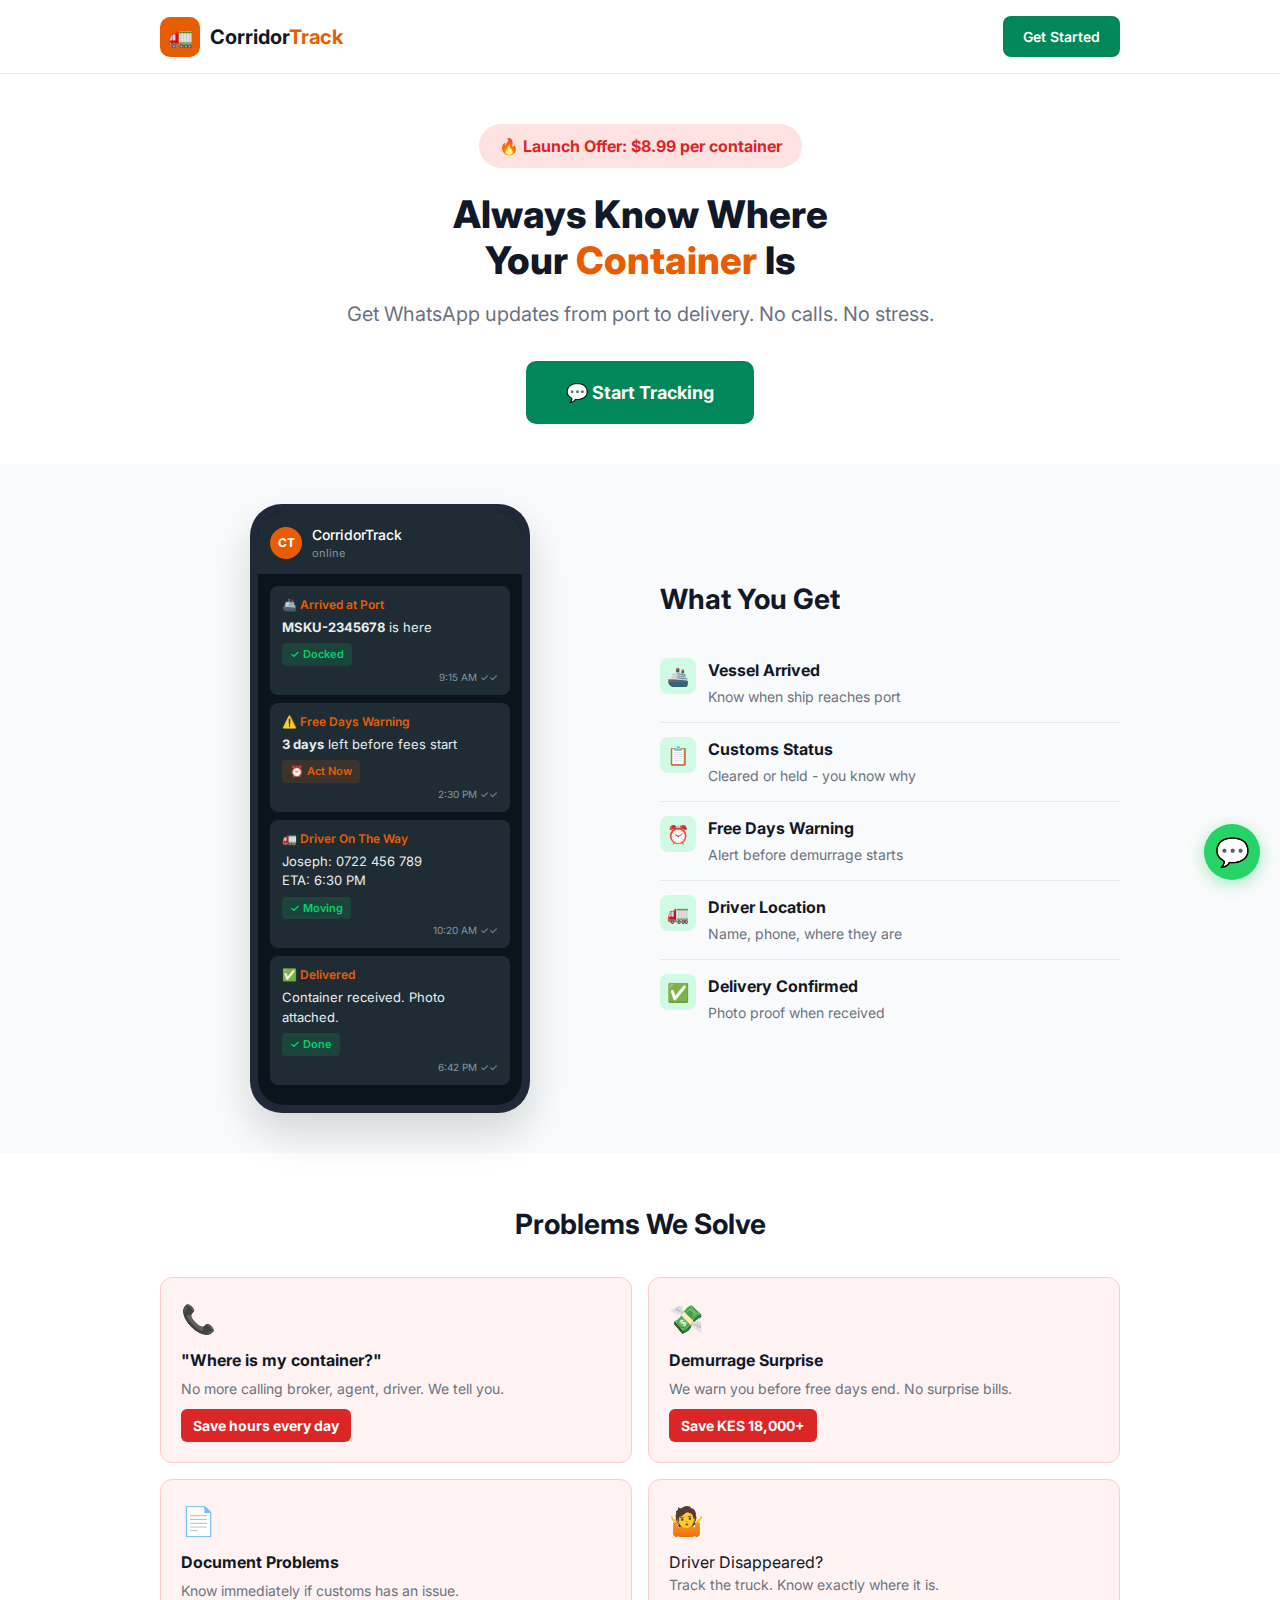
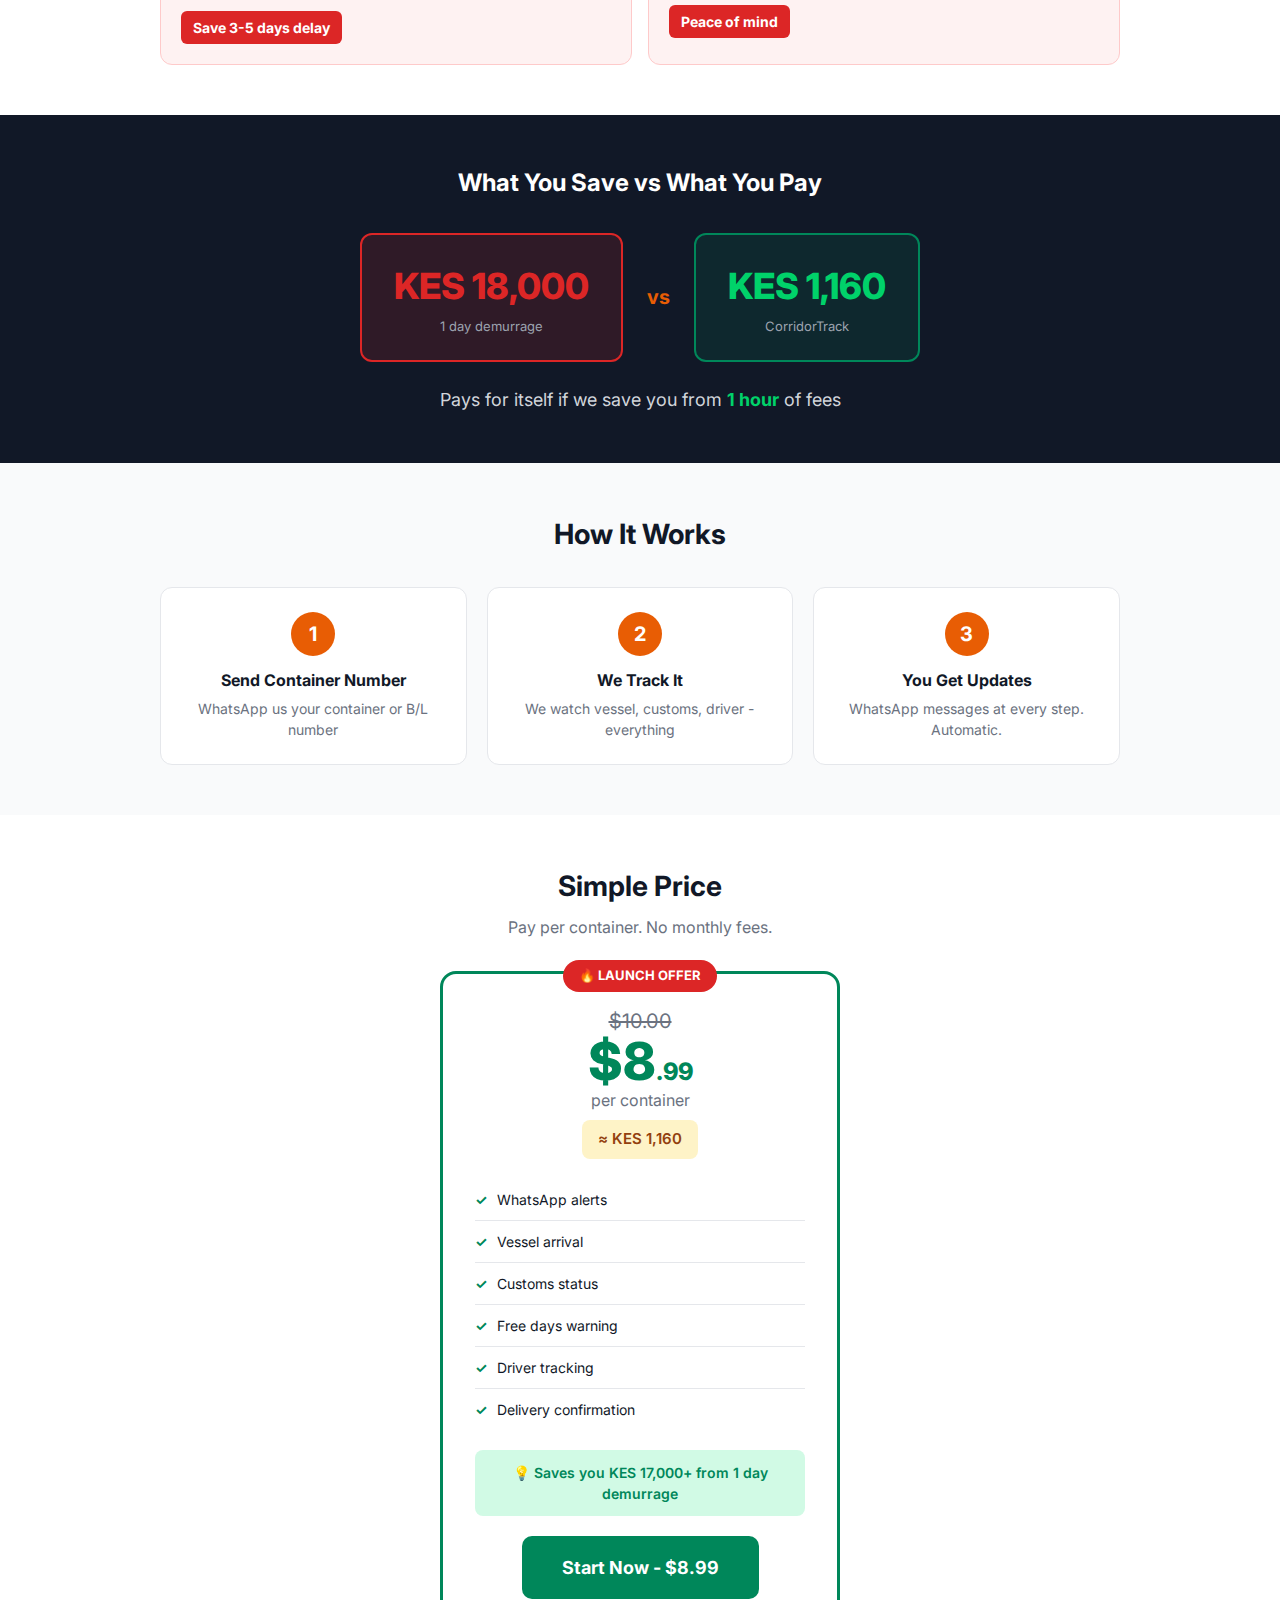
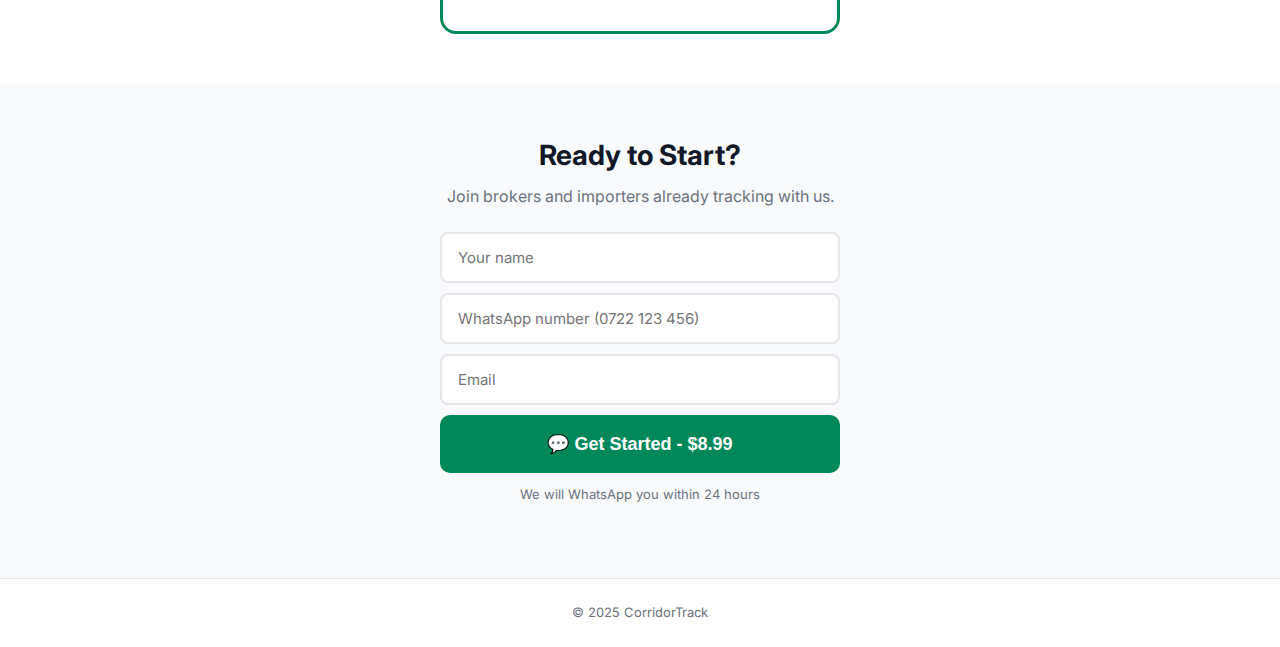
<file: Index.html>
<!DOCTYPE html>
<html lang="en">
<head>
    <meta charset="UTF-8">
    <meta name="viewport" content="width=device-width, initial-scale=1.0">
    <title>CorridorTrack - Container Tracking via WhatsApp</title>
    <link rel="preconnect" href="https://fonts.googleapis.com">
    <link rel="preconnect" href="https://fonts.gstatic.com" crossorigin>
    <link href="https://fonts.googleapis.com/css2?family=Inter:wght@400;500;600;700;800&display=swap" rel="stylesheet">
    <style>
        :root {
            --orange: #E85D04;
            --green: #00875A;
            --red: #DC2626;
            --dark: #111827;
            --gray: #6B7280;
            --light: #F9FAFB;
            --white: #FFFFFF;
        }
        
        * { margin: 0; padding: 0; box-sizing: border-box; }
        
        body {
            font-family: 'Inter', -apple-system, sans-serif;
            background: var(--white);
            color: var(--dark);
            line-height: 1.5;
        }
        
        .container {
            max-width: 1000px;
            margin: 0 auto;
            padding: 0 20px;
        }
        
        /* Nav */
        nav {
            padding: 16px 0;
            background: var(--white);
            border-bottom: 1px solid #E5E7EB;
            position: sticky;
            top: 0;
            z-index: 100;
        }
        
        .nav-inner {
            display: flex;
            justify-content: space-between;
            align-items: center;
        }
        
        .logo {
            display: flex;
            align-items: center;
            gap: 10px;
            text-decoration: none;
        }
        
        .logo-icon {
            width: 40px;
            height: 40px;
            background: var(--orange);
            border-radius: 10px;
            display: flex;
            align-items: center;
            justify-content: center;
            font-size: 20px;
        }
        
        .logo-text {
            font-size: 20px;
            font-weight: 700;
            color: var(--dark);
        }
        
        .logo-text span { color: var(--orange); }
        
        .nav-cta {
            background: var(--green);
            color: var(--white);
            padding: 10px 20px;
            border-radius: 8px;
            text-decoration: none;
            font-weight: 600;
            font-size: 14px;
        }
        
        /* Hero */
        .hero {
            padding: 50px 0 40px;
            text-align: center;
        }
        
        .offer-badge {
            display: inline-block;
            background: #FEE2E2;
            color: var(--red);
            padding: 10px 20px;
            border-radius: 100px;
            font-size: 16px;
            font-weight: 700;
            margin-bottom: 24px;
        }
        
        .hero h1 {
            font-size: 38px;
            font-weight: 800;
            line-height: 1.2;
            margin-bottom: 16px;
        }
        
        .hero h1 .orange { color: var(--orange); }
        
        .hero-sub {
            font-size: 20px;
            color: var(--gray);
            margin-bottom: 32px;
        }
        
        .btn-big {
            background: var(--green);
            color: var(--white);
            padding: 18px 40px;
            border-radius: 10px;
            text-decoration: none;
            font-weight: 700;
            font-size: 18px;
            display: inline-flex;
            align-items: center;
            gap: 10px;
            border: none;
            cursor: pointer;
        }
        
        .btn-big:hover { background: #006644; }
        
        /* Visual section */
        .visual {
            padding: 40px 0;
            background: var(--light);
        }
        
        .visual-grid {
            display: grid;
            grid-template-columns: 1fr 1fr;
            gap: 40px;
            align-items: center;
        }
        
        .phone-mockup {
            width: 280px;
            background: #1F2937;
            border-radius: 32px;
            padding: 8px;
            margin: 0 auto;
            box-shadow: 0 20px 40px rgba(0,0,0,0.15);
        }
        
        .phone-screen {
            background: #0B141A;
            border-radius: 26px;
            overflow: hidden;
        }
        
        .wa-header {
            background: #1F2C34;
            padding: 12px;
            display: flex;
            align-items: center;
            gap: 10px;
        }
        
        .wa-avatar {
            width: 32px;
            height: 32px;
            background: var(--orange);
            border-radius: 50%;
            display: flex;
            align-items: center;
            justify-content: center;
            font-size: 12px;
            font-weight: 700;
            color: white;
        }
        
        .wa-name { font-size: 14px; font-weight: 500; color: white; }
        .wa-status { font-size: 11px; color: #8696A0; }
        
        .wa-messages { padding: 12px; }
        
        .wa-msg {
            background: #1F2C34;
            padding: 10px 12px;
            border-radius: 8px;
            margin-bottom: 8px;
            font-size: 13px;
            color: #E9EDEF;
        }
        
        .wa-msg-title {
            color: var(--orange);
            font-weight: 600;
            font-size: 12px;
            margin-bottom: 4px;
        }
        
        .wa-msg .tag {
            display: inline-block;
            background: rgba(0, 210, 106, 0.15);
            color: #00D26A;
            padding: 3px 8px;
            border-radius: 4px;
            font-size: 11px;
            font-weight: 600;
            margin-top: 6px;
        }
        
        .wa-msg .tag.warn {
            background: rgba(232, 93, 4, 0.15);
            color: var(--orange);
        }
        
        .wa-time {
            font-size: 10px;
            color: #8696A0;
            text-align: right;
            margin-top: 4px;
        }
        
        .benefits h2 {
            font-size: 28px;
            font-weight: 700;
            margin-bottom: 24px;
        }
        
        .benefit-item {
            display: flex;
            align-items: flex-start;
            gap: 12px;
            padding: 14px 0;
            border-bottom: 1px solid #E5E7EB;
        }
        
        .benefit-item:last-child { border: none; }
        
        .benefit-icon {
            width: 36px;
            height: 36px;
            background: #D1FAE5;
            border-radius: 8px;
            display: flex;
            align-items: center;
            justify-content: center;
            font-size: 18px;
            flex-shrink: 0;
        }
        
        .benefit-item strong { display: block; font-size: 16px; margin-bottom: 2px; }
        .benefit-item span { font-size: 14px; color: var(--gray); }
        
        /* Problem */
        .problem {
            padding: 50px 0;
        }
        
        .problem h2 {
            text-align: center;
            font-size: 28px;
            margin-bottom: 32px;
        }
        
        .problem-grid {
            display: grid;
            grid-template-columns: repeat(2, 1fr);
            gap: 16px;
        }
        
        .problem-card {
            background: #FEF2F2;
            border: 1px solid #FECACA;
            border-radius: 12px;
            padding: 20px;
        }
        
        .problem-card .icon { font-size: 28px; margin-bottom: 8px; }
        .problem-card h3 { font-size: 16px; font-weight: 700; margin-bottom: 6px; }
        .problem-card p { font-size: 14px; color: var(--gray); margin-bottom: 10px; }
        
        .problem-card .cost {
            background: var(--red);
            color: var(--white);
            padding: 6px 12px;
            border-radius: 6px;
            font-weight: 700;
            font-size: 14px;
            display: inline-block;
        }
        
        /* Value */
        .value {
            padding: 50px 0;
            background: var(--dark);
            color: var(--white);
            text-align: center;
        }
        
        .value h2 {
            font-size: 24px;
            margin-bottom: 32px;
        }
        
        .value-compare {
            display: flex;
            justify-content: center;
            align-items: center;
            gap: 24px;
            flex-wrap: wrap;
            margin-bottom: 24px;
        }
        
        .value-box {
            padding: 24px 32px;
            border-radius: 12px;
            min-width: 200px;
        }
        
        .value-box.bad {
            background: rgba(220, 38, 38, 0.15);
            border: 2px solid var(--red);
        }
        
        .value-box.good {
            background: rgba(0, 135, 90, 0.15);
            border: 2px solid var(--green);
        }
        
        .value-box .amount {
            font-size: 36px;
            font-weight: 800;
        }
        
        .value-box.bad .amount { color: var(--red); }
        .value-box.good .amount { color: #00D26A; }
        
        .value-box .label {
            font-size: 13px;
            color: #9CA3AF;
            margin-top: 4px;
        }
        
        .value-vs {
            font-size: 20px;
            font-weight: 700;
            color: var(--orange);
        }
        
        .value-result {
            font-size: 18px;
            color: #D1D5DB;
        }
        
        .value-result strong { color: #00D26A; }
        
        /* How */
        .how {
            padding: 50px 0;
            background: var(--light);
        }
        
        .how h2 {
            text-align: center;
            font-size: 28px;
            margin-bottom: 32px;
        }
        
        .how-grid {
            display: grid;
            grid-template-columns: repeat(3, 1fr);
            gap: 20px;
        }
        
        .how-step {
            background: var(--white);
            border-radius: 12px;
            padding: 24px;
            text-align: center;
            border: 1px solid #E5E7EB;
        }
        
        .step-num {
            width: 44px;
            height: 44px;
            background: var(--orange);
            color: var(--white);
            border-radius: 50%;
            display: flex;
            align-items: center;
            justify-content: center;
            font-size: 20px;
            font-weight: 700;
            margin: 0 auto 12px;
        }
        
        .how-step h3 { font-size: 16px; font-weight: 700; margin-bottom: 6px; }
        .how-step p { font-size: 14px; color: var(--gray); }
        
        /* Pricing */
        .pricing {
            padding: 50px 0;
        }
        
        .pricing h2 {
            text-align: center;
            font-size: 28px;
            margin-bottom: 8px;
        }
        
        .pricing-sub {
            text-align: center;
            color: var(--gray);
            margin-bottom: 32px;
        }
        
        .price-card {
            max-width: 400px;
            margin: 0 auto;
            background: var(--white);
            border: 3px solid var(--green);
            border-radius: 16px;
            padding: 32px;
            text-align: center;
            position: relative;
        }
        
        .price-badge {
            position: absolute;
            top: -14px;
            left: 50%;
            transform: translateX(-50%);
            background: var(--red);
            color: var(--white);
            padding: 6px 16px;
            border-radius: 100px;
            font-size: 13px;
            font-weight: 700;
        }
        
        .price-old {
            font-size: 20px;
            color: var(--gray);
            text-decoration: line-through;
        }
        
        .price-new {
            font-size: 52px;
            font-weight: 800;
            color: var(--green);
            line-height: 1;
        }
        
        .price-new span { font-size: 24px; }
        
        .price-unit {
            font-size: 16px;
            color: var(--gray);
            margin-bottom: 8px;
        }
        
        .price-kes {
            background: #FEF3C7;
            color: #92400E;
            padding: 8px 16px;
            border-radius: 8px;
            font-size: 15px;
            font-weight: 600;
            display: inline-block;
            margin-bottom: 20px;
        }
        
        .price-list {
            text-align: left;
            margin-bottom: 20px;
            list-style: none;
        }
        
        .price-list li {
            padding: 10px 0;
            border-bottom: 1px solid #E5E7EB;
            font-size: 14px;
            display: flex;
            align-items: center;
            gap: 10px;
        }
        
        .price-list li:last-child { border: none; }
        .price-list .check { color: var(--green); font-weight: 700; }
        
        .price-save {
            background: #D1FAE5;
            color: var(--green);
            padding: 12px;
            border-radius: 8px;
            font-size: 14px;
            font-weight: 600;
            margin-bottom: 20px;
        }
        
        /* CTA */
        .cta {
            padding: 50px 0;
            background: var(--light);
            text-align: center;
        }
        
        .cta h2 {
            font-size: 28px;
            margin-bottom: 8px;
        }
        
        .cta p {
            color: var(--gray);
            margin-bottom: 24px;
        }
        
        .signup-form {
            max-width: 400px;
            margin: 0 auto;
        }
        
        .signup-form input {
            width: 100%;
            padding: 14px 16px;
            border-radius: 8px;
            border: 2px solid #E5E7EB;
            font-size: 15px;
            margin-bottom: 10px;
            font-family: inherit;
        }
        
        .signup-form input:focus {
            outline: none;
            border-color: var(--green);
        }
        
        .signup-form .btn-big {
            width: 100%;
            justify-content: center;
        }
        
        .signup-note {
            font-size: 13px;
            color: var(--gray);
            margin-top: 12px;
        }
        
        /* WhatsApp Float */
        .wa-float {
            position: fixed;
            bottom: 20px;
            right: 20px;
            width: 56px;
            height: 56px;
            background: #25D366;
            border-radius: 50%;
            display: flex;
            align-items: center;
            justify-content: center;
            font-size: 28px;
            box-shadow: 0 4px 16px rgba(37, 211, 102, 0.4);
            text-decoration: none;
            z-index: 100;
        }
        
        /* Footer */
        footer {
            padding: 24px 0;
            border-top: 1px solid #E5E7EB;
            text-align: center;
        }
        
        footer p { color: var(--gray); font-size: 13px; }
        
        /* Mobile */
        @media (max-width: 768px) {
            .hero h1 { font-size: 28px; }
            .visual-grid { grid-template-columns: 1fr; gap: 32px; }
            .phone-mockup { order: -1; width: 260px; }
            .problem-grid, .how-grid { grid-template-columns: 1fr; }
            .value-compare { flex-direction: column; }
            .value-vs { transform: rotate(90deg); }
        }
    </style>
</head>
<body>
    <!-- Nav -->
    <nav>
        <div class="container nav-inner">
            <a href="#" class="logo">
                <div class="logo-icon">🚛</div>
                <div class="logo-text">Corridor<span>Track</span></div>
            </a>
            <a href="#signup" class="nav-cta">Get Started</a>
        </div>
    </nav>
    
    <!-- Hero -->
    <section class="hero">
        <div class="container">
            <div class="offer-badge">🔥 Launch Offer: $8.99 per container</div>
            <h1>Always Know Where <br>Your <span class="orange">Container</span> Is</h1>
            <p class="hero-sub">Get WhatsApp updates from port to delivery. No calls. No stress.</p>
            <a href="#signup" class="btn-big">💬 Start Tracking</a>
        </div>
    </section>
    
    <!-- Visual -->
    <section class="visual">
        <div class="container">
            <div class="visual-grid">
                <div class="phone-mockup">
                    <div class="phone-screen">
                        <div class="wa-header">
                            <div class="wa-avatar">CT</div>
                            <div>
                                <div class="wa-name">CorridorTrack</div>
                                <div class="wa-status">online</div>
                            </div>
                        </div>
                        <div class="wa-messages">
                            <div class="wa-msg">
                                <div class="wa-msg-title">🚢 Arrived at Port</div>
                                <div><strong>MSKU-2345678</strong> is here</div>
                                <div class="tag">✓ Docked</div>
                                <div class="wa-time">9:15 AM ✓✓</div>
                            </div>
                            <div class="wa-msg">
                                <div class="wa-msg-title">⚠️ Free Days Warning</div>
                                <div><strong>3 days</strong> left before fees start</div>
                                <div class="tag warn">⏰ Act Now</div>
                                <div class="wa-time">2:30 PM ✓✓</div>
                            </div>
                            <div class="wa-msg">
                                <div class="wa-msg-title">🚛 Driver On The Way</div>
                                <div>Joseph: 0722 456 789<br>ETA: 6:30 PM</div>
                                <div class="tag">✓ Moving</div>
                                <div class="wa-time">10:20 AM ✓✓</div>
                            </div>
                            <div class="wa-msg">
                                <div class="wa-msg-title">✅ Delivered</div>
                                <div>Container received. Photo attached.</div>
                                <div class="tag">✓ Done</div>
                                <div class="wa-time">6:42 PM ✓✓</div>
                            </div>
                        </div>
                    </div>
                </div>
                
                <div class="benefits">
                    <h2>What You Get</h2>
                    <div class="benefit-item">
                        <div class="benefit-icon">🚢</div>
                        <div>
                            <strong>Vessel Arrived</strong>
                            <span>Know when ship reaches port</span>
                        </div>
                    </div>
                    <div class="benefit-item">
                        <div class="benefit-icon">📋</div>
                        <div>
                            <strong>Customs Status</strong>
                            <span>Cleared or held - you know why</span>
                        </div>
                    </div>
                    <div class="benefit-item">
                        <div class="benefit-icon">⏰</div>
                        <div>
                            <strong>Free Days Warning</strong>
                            <span>Alert before demurrage starts</span>
                        </div>
                    </div>
                    <div class="benefit-item">
                        <div class="benefit-icon">🚛</div>
                        <div>
                            <strong>Driver Location</strong>
                            <span>Name, phone, where they are</span>
                        </div>
                    </div>
                    <div class="benefit-item">
                        <div class="benefit-icon">✅</div>
                        <div>
                            <strong>Delivery Confirmed</strong>
                            <span>Photo proof when received</span>
                        </div>
                    </div>
                </div>
            </div>
        </div>
    </section>
    
    <!-- Problem -->
    <section class="problem">
        <div class="container">
            <h2>Problems We Solve</h2>
            <div class="problem-grid">
                <div class="problem-card">
                    <div class="icon">📞</div>
                    <h3>"Where is my container?"</h3>
                    <p>No more calling broker, agent, driver. We tell you.</p>
                    <div class="cost">Save hours every day</div>
                </div>
                <div class="problem-card">
                    <div class="icon">💸</div>
                    <h3>Demurrage Surprise</h3>
                    <p>We warn you before free days end. No surprise bills.</p>
                    <div class="cost">Save KES 18,000+</div>
                </div>
                <div class="problem-card">
                    <div class="icon">📄</div>
                    <h3>Document Problems</h3>
                    <p>Know immediately if customs has an issue.</p>
                    <div class="cost">Save 3-5 days delay</div>
                </div>
                <div class="problem-card">
                    <div class="icon">🤷</div>
                    <h3">Driver Disappeared?</h3>
                    <p>Track the truck. Know exactly where it is.</p>
                    <div class="cost">Peace of mind</div>
                </div>
            </div>
        </div>
    </section>
    
    <!-- Value -->
    <section class="value">
        <div class="container">
            <h2>What You Save vs What You Pay</h2>
            <div class="value-compare">
                <div class="value-box bad">
                    <div class="amount">KES 18,000</div>
                    <div class="label">1 day demurrage</div>
                </div>
                <div class="value-vs">vs</div>
                <div class="value-box good">
                    <div class="amount">KES 1,160</div>
                    <div class="label">CorridorTrack</div>
                </div>
            </div>
            <p class="value-result">Pays for itself if we save you from <strong>1 hour</strong> of fees</p>
        </div>
    </section>
    
    <!-- How -->
    <section class="how">
        <div class="container">
            <h2>How It Works</h2>
            <div class="how-grid">
                <div class="how-step">
                    <div class="step-num">1</div>
                    <h3>Send Container Number</h3>
                    <p>WhatsApp us your container or B/L number</p>
                </div>
                <div class="how-step">
                    <div class="step-num">2</div>
                    <h3>We Track It</h3>
                    <p>We watch vessel, customs, driver - everything</p>
                </div>
                <div class="how-step">
                    <div class="step-num">3</div>
                    <h3>You Get Updates</h3>
                    <p>WhatsApp messages at every step. Automatic.</p>
                </div>
            </div>
        </div>
    </section>
    
    <!-- Pricing -->
    <section class="pricing" id="pricing">
        <div class="container">
            <h2>Simple Price</h2>
            <p class="pricing-sub">Pay per container. No monthly fees.</p>
            
            <div class="price-card">
                <div class="price-badge">🔥 LAUNCH OFFER</div>
                <div class="price-old">$10.00</div>
                <div class="price-new">$8<span>.99</span></div>
                <div class="price-unit">per container</div>
                <div class="price-kes">≈ KES 1,160</div>
                
                <ul class="price-list">
                    <li><span class="check">✓</span> WhatsApp alerts</li>
                    <li><span class="check">✓</span> Vessel arrival</li>
                    <li><span class="check">✓</span> Customs status</li>
                    <li><span class="check">✓</span> Free days warning</li>
                    <li><span class="check">✓</span> Driver tracking</li>
                    <li><span class="check">✓</span> Delivery confirmation</li>
                </ul>
                
                <div class="price-save">💡 Saves you KES 17,000+ from 1 day demurrage</div>
                
                <a href="#signup" class="btn-big">Start Now - $8.99</a>
            </div>
        </div>
    </section>
    
    <!-- CTA -->
    <section class="cta" id="signup">
        <div class="container">
            <h2>Ready to Start?</h2>
            <p>Join brokers and importers already tracking with us.</p>
            
            <form class="signup-form" action="https://formspree.io/f/YOUR_FORM_ID" method="POST">
                <input type="text" name="name" placeholder="Your name" required>
                <input type="tel" name="phone" placeholder="WhatsApp number (0722 123 456)" required>
                <input type="email" name="email" placeholder="Email" required>
                <button type="submit" class="btn-big">💬 Get Started - $8.99</button>
            </form>
            <p class="signup-note">We will WhatsApp you within 24 hours</p>
        </div>
    </section>
    
    <!-- WhatsApp Float -->
    <a href="https://wa.me/254700000000?text=Hi%2C%20I%20want%20to%20track%20my%20container" class="wa-float">💬</a>
    
    <!-- Footer -->
    <footer>
        <div class="container">
            <p>© 2025 CorridorTrack</p>
        </div>
    </footer>
</body>
</html>
</file>
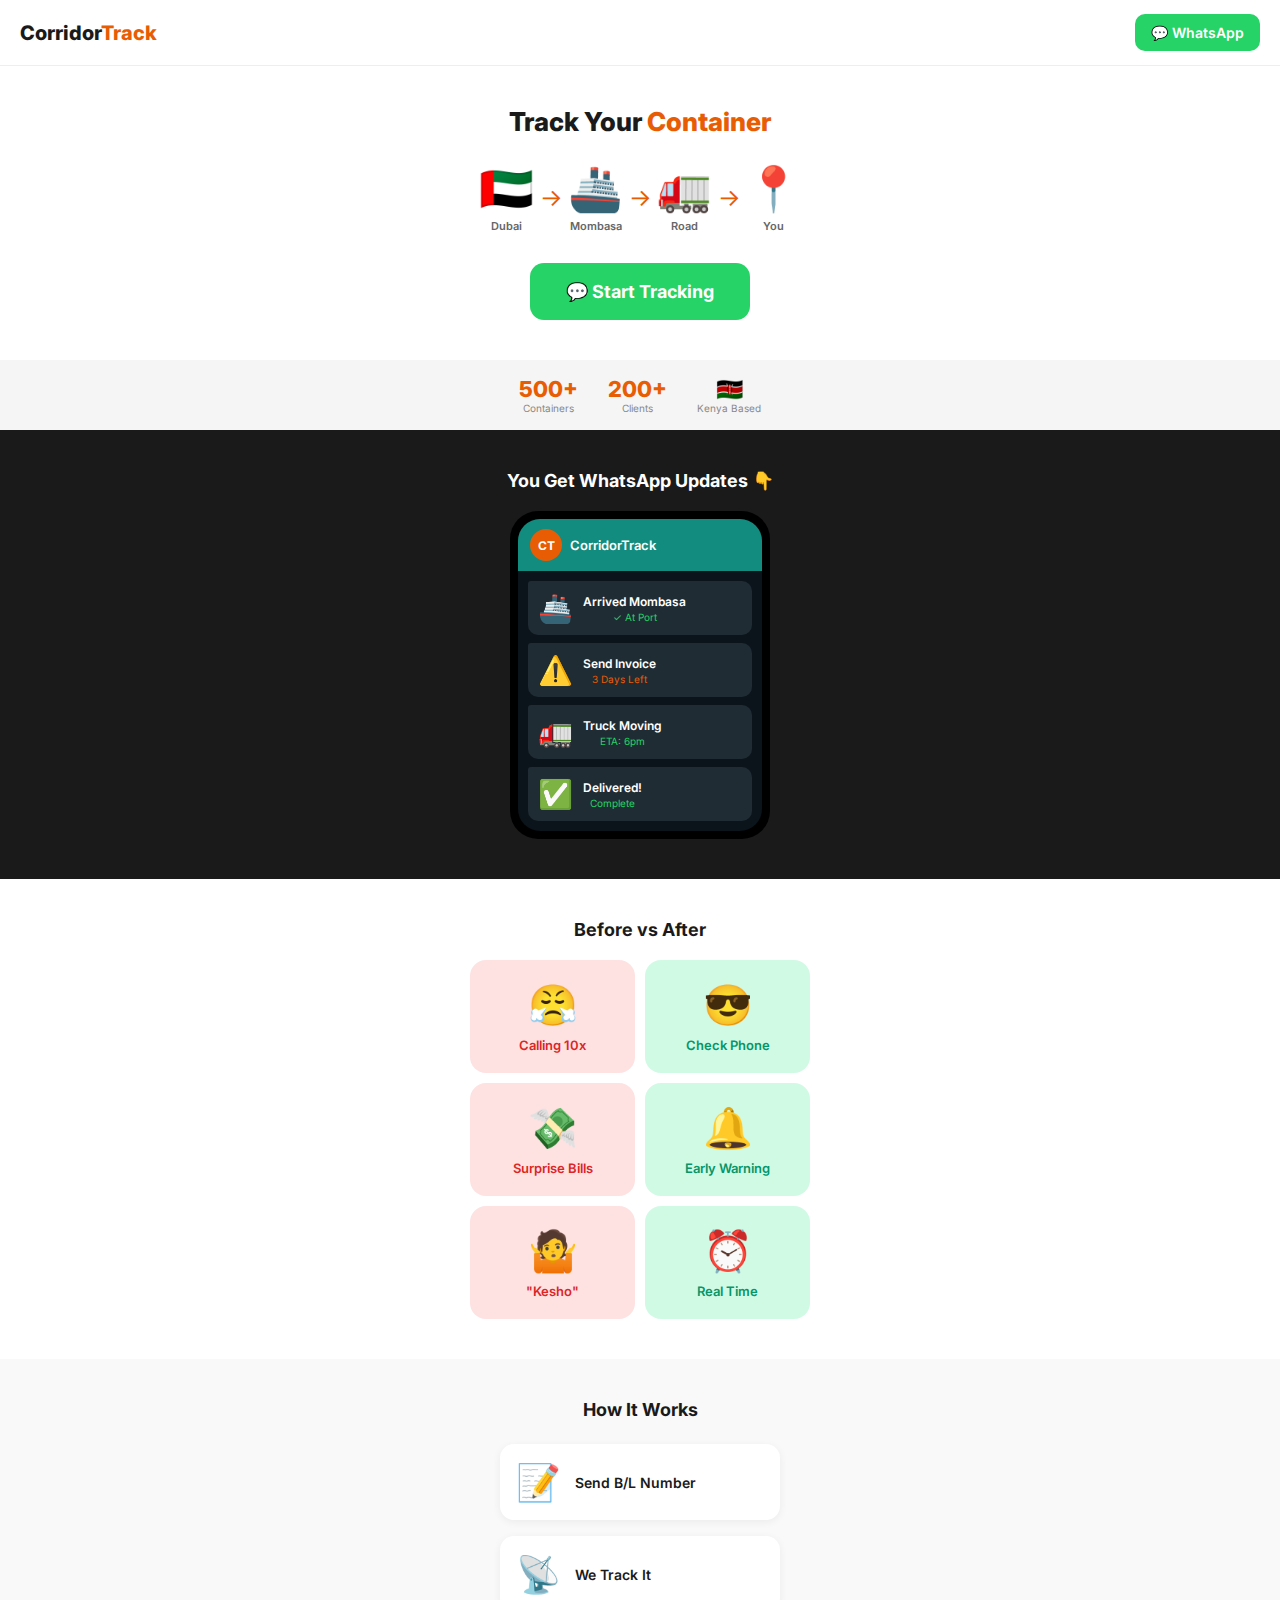
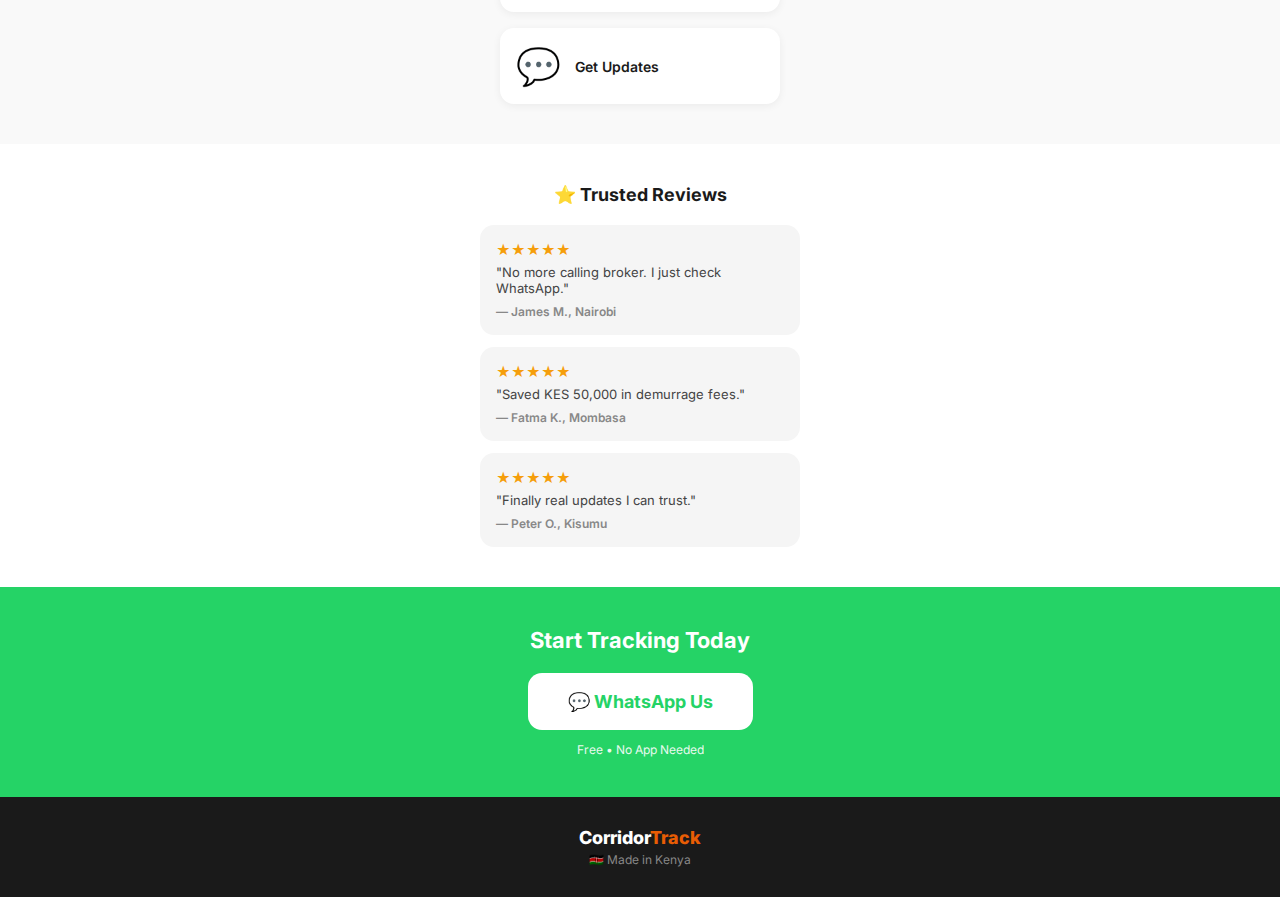
<file: index-1.html>
<!DOCTYPE html>
<html lang="en">
<head>
    <meta charset="UTF-8">
    <meta name="viewport" content="width=device-width, initial-scale=1.0">
    <title>CorridorTrack</title>
    <style>
        @import url('https://fonts.googleapis.com/css2?family=Inter:wght@500;600;700;800&display=swap');
        
        * { margin: 0; padding: 0; box-sizing: border-box; }
        
        body {
            font-family: 'Inter', sans-serif;
            background: #fff;
            color: #1a1a1a;
        }
        
        .header {
            padding: 14px 20px;
            display: flex;
            justify-content: space-between;
            align-items: center;
            border-bottom: 1px solid #eee;
        }
        
        .logo { font-size: 20px; font-weight: 800; }
        .logo span { color: #E85D04; }
        
        .wa-btn {
            background: #25D366;
            color: white;
            padding: 10px 16px;
            border-radius: 10px;
            text-decoration: none;
            font-weight: 600;
            font-size: 14px;
        }
        
        /* Hero */
        .hero {
            padding: 40px 20px;
            text-align: center;
        }
        
        .hero h1 {
            font-size: 26px;
            font-weight: 800;
            margin-bottom: 24px;
        }
        
        .hero h1 span { color: #E85D04; }
        
        /* Big Route Visual */
        .route {
            display: flex;
            align-items: center;
            justify-content: center;
            gap: 6px;
            margin-bottom: 30px;
        }
        
        .route .stop {
            text-align: center;
        }
        
        .route .stop .icon {
            font-size: 44px;
            margin-bottom: 4px;
        }
        
        .route .stop .name {
            font-size: 11px;
            font-weight: 600;
            color: #666;
        }
        
        .route .arrow {
            font-size: 24px;
            color: #E85D04;
        }
        
        .hero-btn {
            background: #25D366;
            color: white;
            padding: 18px 36px;
            border-radius: 14px;
            text-decoration: none;
            font-weight: 700;
            font-size: 18px;
            display: inline-flex;
            align-items: center;
            gap: 10px;
        }
        
        /* Trust Bar */
        .trust-bar {
            background: #f5f5f5;
            padding: 16px 20px;
            display: flex;
            justify-content: center;
            gap: 30px;
        }
        
        .trust-item {
            text-align: center;
        }
        
        .trust-item .num {
            font-size: 22px;
            font-weight: 800;
            color: #E85D04;
        }
        
        .trust-item .label {
            font-size: 10px;
            color: #888;
        }
        
        /* Phone Section */
        .phone-section {
            padding: 40px 20px;
            text-align: center;
            background: #1a1a1a;
        }
        
        .phone-section h2 {
            color: white;
            font-size: 18px;
            margin-bottom: 20px;
        }
        
        .phone {
            background: #000;
            border-radius: 28px;
            padding: 8px;
            max-width: 260px;
            margin: 0 auto;
        }
        
        .phone-screen {
            background: #0b141a;
            border-radius: 22px;
            overflow: hidden;
        }
        
        .wa-head {
            background: #128C7E;
            padding: 10px 12px;
            display: flex;
            align-items: center;
            gap: 8px;
        }
        
        .wa-head .av {
            width: 32px;
            height: 32px;
            background: #E85D04;
            border-radius: 50%;
            display: flex;
            align-items: center;
            justify-content: center;
            font-size: 12px;
            color: white;
            font-weight: 700;
        }
        
        .wa-head .nm {
            color: white;
            font-size: 13px;
            font-weight: 600;
        }
        
        .wa-msgs {
            padding: 10px;
            display: flex;
            flex-direction: column;
            gap: 8px;
        }
        
        .m {
            background: #1f2c34;
            padding: 10px;
            border-radius: 10px;
            border-top-left-radius: 3px;
            display: flex;
            align-items: center;
            gap: 10px;
        }
        
        .m .i { font-size: 28px; }
        
        .m .t {
            font-size: 12px;
            color: white;
            font-weight: 600;
        }
        
        .m .s {
            font-size: 10px;
            color: #25D366;
            margin-top: 2px;
        }
        
        .m .w {
            font-size: 10px;
            color: #E85D04;
            margin-top: 2px;
        }
        
        /* Before/After */
        .compare {
            padding: 40px 20px;
            text-align: center;
        }
        
        .compare h2 {
            font-size: 18px;
            margin-bottom: 20px;
        }
        
        .compare-grid {
            display: grid;
            grid-template-columns: 1fr 1fr;
            gap: 10px;
            max-width: 340px;
            margin: 0 auto;
        }
        
        .card {
            padding: 20px 12px;
            border-radius: 16px;
            text-align: center;
        }
        
        .card.bad {
            background: #FEE2E2;
        }
        
        .card.good {
            background: #D1FAE5;
        }
        
        .card .emoji {
            font-size: 40px;
            margin-bottom: 8px;
        }
        
        .card .txt {
            font-size: 13px;
            font-weight: 600;
        }
        
        .card.bad .txt { color: #DC2626; }
        .card.good .txt { color: #059669; }
        
        /* How */
        .how {
            padding: 40px 20px;
            background: #f9f9f9;
            text-align: center;
        }
        
        .how h2 {
            font-size: 18px;
            margin-bottom: 24px;
        }
        
        .steps {
            display: flex;
            flex-direction: column;
            gap: 16px;
            max-width: 280px;
            margin: 0 auto;
        }
        
        .step {
            display: flex;
            align-items: center;
            gap: 14px;
            background: white;
            padding: 16px;
            border-radius: 14px;
            box-shadow: 0 2px 8px rgba(0,0,0,0.06);
        }
        
        .step .icon {
            font-size: 36px;
        }
        
        .step .text {
            font-size: 14px;
            font-weight: 600;
            text-align: left;
        }
        
        /* Reviews */
        .reviews {
            padding: 40px 20px;
            text-align: center;
        }
        
        .reviews h2 {
            font-size: 18px;
            margin-bottom: 20px;
        }
        
        .review-cards {
            display: flex;
            flex-direction: column;
            gap: 12px;
            max-width: 320px;
            margin: 0 auto;
        }
        
        .review {
            background: #f5f5f5;
            padding: 16px;
            border-radius: 14px;
            text-align: left;
        }
        
        .review .stars {
            color: #F59E0B;
            font-size: 14px;
            margin-bottom: 6px;
        }
        
        .review .txt {
            font-size: 13px;
            color: #444;
            margin-bottom: 8px;
        }
        
        .review .who {
            font-size: 12px;
            color: #888;
            font-weight: 600;
        }
        
        /* CTA */
        .cta {
            padding: 40px 20px;
            background: #25D366;
            text-align: center;
        }
        
        .cta h2 {
            color: white;
            font-size: 22px;
            margin-bottom: 20px;
        }
        
        .cta-btn {
            background: white;
            color: #25D366;
            padding: 18px 40px;
            border-radius: 14px;
            text-decoration: none;
            font-weight: 700;
            font-size: 18px;
            display: inline-flex;
            align-items: center;
            gap: 10px;
        }
        
        .cta-note {
            margin-top: 12px;
            color: white;
            font-size: 12px;
            opacity: 0.9;
        }
        
        /* Footer */
        .footer {
            padding: 30px 20px;
            text-align: center;
            background: #1a1a1a;
            color: #888;
            font-size: 12px;
        }
        
        .footer-logo {
            font-size: 18px;
            font-weight: 800;
            color: white;
            margin-bottom: 4px;
        }
        
        .footer-logo span { color: #E85D04; }
    </style>
</head>
<body>
    <header class="header">
        <div class="logo">Corridor<span>Track</span></div>
        <a href="https://wa.me/254700000000" class="wa-btn">💬 WhatsApp</a>
    </header>
    
    <section class="hero">
        <h1>Track Your <span>Container</span></h1>
        
        <div class="route">
            <div class="stop">
                <div class="icon">🇦🇪</div>
                <div class="name">Dubai</div>
            </div>
            <div class="arrow">→</div>
            <div class="stop">
                <div class="icon">🚢</div>
                <div class="name">Mombasa</div>
            </div>
            <div class="arrow">→</div>
            <div class="stop">
                <div class="icon">🚛</div>
                <div class="name">Road</div>
            </div>
            <div class="arrow">→</div>
            <div class="stop">
                <div class="icon">📍</div>
                <div class="name">You</div>
            </div>
        </div>
        
        <a href="https://wa.me/254700000000?text=Track%20my%20container" class="hero-btn">💬 Start Tracking</a>
    </section>
    
    <div class="trust-bar">
        <div class="trust-item">
            <div class="num">500+</div>
            <div class="label">Containers</div>
        </div>
        <div class="trust-item">
            <div class="num">200+</div>
            <div class="label">Clients</div>
        </div>
        <div class="trust-item">
            <div class="num">🇰🇪</div>
            <div class="label">Kenya Based</div>
        </div>
    </div>
    
    <section class="phone-section">
        <h2>You Get WhatsApp Updates 👇</h2>
        
        <div class="phone">
            <div class="phone-screen">
                <div class="wa-head">
                    <div class="av">CT</div>
                    <div class="nm">CorridorTrack</div>
                </div>
                <div class="wa-msgs">
                    <div class="m">
                        <div class="i">🚢</div>
                        <div>
                            <div class="t">Arrived Mombasa</div>
                            <div class="s">✓ At Port</div>
                        </div>
                    </div>
                    <div class="m">
                        <div class="i">⚠️</div>
                        <div>
                            <div class="t">Send Invoice</div>
                            <div class="w">3 Days Left</div>
                        </div>
                    </div>
                    <div class="m">
                        <div class="i">🚛</div>
                        <div>
                            <div class="t">Truck Moving</div>
                            <div class="s">ETA: 6pm</div>
                        </div>
                    </div>
                    <div class="m">
                        <div class="i">✅</div>
                        <div>
                            <div class="t">Delivered!</div>
                            <div class="s">Complete</div>
                        </div>
                    </div>
                </div>
            </div>
        </div>
    </section>
    
    <section class="compare">
        <h2>Before vs After</h2>
        <div class="compare-grid">
            <div class="card bad">
                <div class="emoji">😤</div>
                <div class="txt">Calling 10x</div>
            </div>
            <div class="card good">
                <div class="emoji">😎</div>
                <div class="txt">Check Phone</div>
            </div>
            <div class="card bad">
                <div class="emoji">💸</div>
                <div class="txt">Surprise Bills</div>
            </div>
            <div class="card good">
                <div class="emoji">🔔</div>
                <div class="txt">Early Warning</div>
            </div>
            <div class="card bad">
                <div class="emoji">🤷</div>
                <div class="txt">"Kesho"</div>
            </div>
            <div class="card good">
                <div class="emoji">⏰</div>
                <div class="txt">Real Time</div>
            </div>
        </div>
    </section>
    
    <section class="how">
        <h2>How It Works</h2>
        <div class="steps">
            <div class="step">
                <div class="icon">📝</div>
                <div class="text">Send B/L Number</div>
            </div>
            <div class="step">
                <div class="icon">📡</div>
                <div class="text">We Track It</div>
            </div>
            <div class="step">
                <div class="icon">💬</div>
                <div class="text">Get Updates</div>
            </div>
        </div>
    </section>
    
    <section class="reviews">
        <h2>⭐ Trusted Reviews</h2>
        <div class="review-cards">
            <div class="review">
                <div class="stars">★★★★★</div>
                <div class="txt">"No more calling broker. I just check WhatsApp."</div>
                <div class="who">— James M., Nairobi</div>
            </div>
            <div class="review">
                <div class="stars">★★★★★</div>
                <div class="txt">"Saved KES 50,000 in demurrage fees."</div>
                <div class="who">— Fatma K., Mombasa</div>
            </div>
            <div class="review">
                <div class="stars">★★★★★</div>
                <div class="txt">"Finally real updates I can trust."</div>
                <div class="who">— Peter O., Kisumu</div>
            </div>
        </div>
    </section>
    
    <section class="cta">
        <h2>Start Tracking Today</h2>
        <a href="https://wa.me/254700000000?text=Track%20my%20container" class="cta-btn">💬 WhatsApp Us</a>
        <p class="cta-note">Free • No App Needed</p>
    </section>
    
    <footer class="footer">
        <div class="footer-logo">Corridor<span>Track</span></div>
        <p>🇰🇪 Made in Kenya</p>
    </footer>
</body>
</html>
</file>
